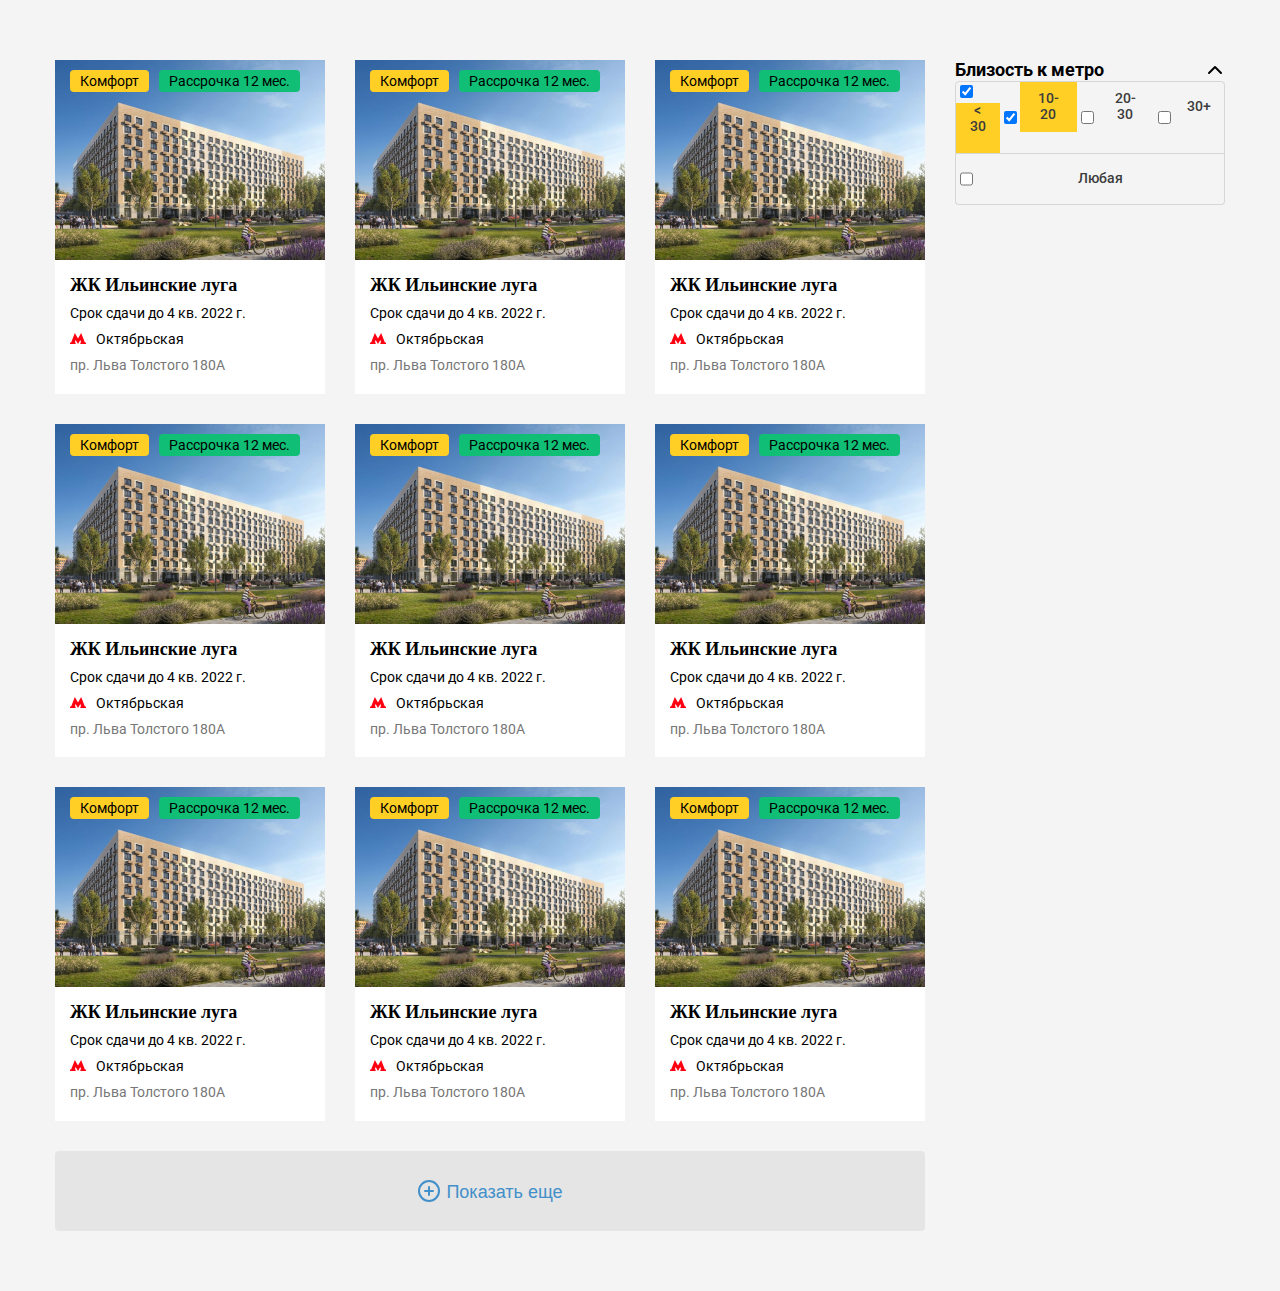
<file: index.html>
<!DOCTYPE html>
<html lang="en">
<head>
    <meta charset="UTF-8">
    <meta http-equiv="X-UA-Compatible" content="IE=edge">
    <meta name="viewport" content="width=device-width, initial-scale=1.0">
    <link href="https://fonts.googleapis.com/css2?family=Open+Sans:wght@700&family=Roboto:wght@400;500;700&display=swap" rel="stylesheet">
    <link rel="stylesheet" href="css/main.css">
    <title>Realty</title>
</head>
<body>
    <div class="container">
        <div class="row">
            <main class="main cards-holder">
                <!-- card -->
                <a class="card-link" href="#">
                    <div class="card">
                        <!-- absolute -->
                        <div class="card__badges">
                            <div class="card__badge card__badge--class">Комфорт</div>
                            <div class="card__badge card__badge--credit">Рассрочка 12 мес.</div>
                        </div>
    
                        <!-- absolute -->
                        <div class="card__img">
                            <img src="./img/item.jpg" alt="ЖК Ильинские луга">
                        </div>
                        <div class="card__content">
                            <h3 class="card__title">
                                ЖК Ильинские луга
                            </h3>
                            <div class="card__term">Срок сдачи до 4 кв. 2022 г.</div>
                            <div class="card__metro">Октябрьская</div>
                            <div class="card__addres">
                                пр. Льва Толстого 180А
                            </div>
                        </div>
                    </div>
                </a>
                 <!--// card -->
                 <!-- card -->
                <a class="card-link" href="#">
                    <div class="card">
                        <!-- absolute -->
                        <div class="card__badges">
                            <div class="card__badge card__badge--class">Комфорт</div>
                            <div class="card__badge card__badge--credit">Рассрочка 12 мес.</div>
                        </div>
    
                        <!-- absolute -->
                        <div class="card__img">
                            <img src="./img/item.jpg" alt="ЖК Ильинские луга">
                        </div>
                        <div class="card__content">
                            <h3 class="card__title">
                                ЖК Ильинские луга
                            </h3>
                            <div class="card__term">Срок сдачи до 4 кв. 2022 г.</div>
                            <div class="card__metro">Октябрьская</div>
                            <div class="card__addres">
                                пр. Льва Толстого 180А
                            </div>
                        </div>
                    </div>
                </a>
                 <!--// card -->
                 <!-- card -->
                <a class="card-link" href="#">
                    <div class="card">
                        <!-- absolute -->
                        <div class="card__badges">
                            <div class="card__badge card__badge--class">Комфорт</div>
                            <div class="card__badge card__badge--credit">Рассрочка 12 мес.</div>
                        </div>
    
                        <!-- absolute -->
                        <div class="card__img">
                            <img src="./img/item.jpg" alt="ЖК Ильинские луга">
                        </div>
                        <div class="card__content">
                            <h3 class="card__title">
                                ЖК Ильинские луга
                            </h3>
                            <div class="card__term">Срок сдачи до 4 кв. 2022 г.</div>
                            <div class="card__metro">Октябрьская</div>
                            <div class="card__addres">
                                пр. Льва Толстого 180А
                            </div>
                        </div>
                    </div>
                </a>
                 <!--// card -->
                 <!-- card -->
                <a class="card-link" href="#">
                    <div class="card">
                        <!-- absolute -->
                        <div class="card__badges">
                            <div class="card__badge card__badge--class">Комфорт</div>
                            <div class="card__badge card__badge--credit">Рассрочка 12 мес.</div>
                        </div>
    
                        <!-- absolute -->
                        <div class="card__img">
                            <img src="./img/item.jpg" alt="ЖК Ильинские луга">
                        </div>
                        <div class="card__content">
                            <h3 class="card__title">
                                ЖК Ильинские луга
                            </h3>
                            <div class="card__term">Срок сдачи до 4 кв. 2022 г.</div>
                            <div class="card__metro">Октябрьская</div>
                            <div class="card__addres">
                                пр. Льва Толстого 180А
                            </div>
                        </div>
                    </div>
                </a>
                 <!--// card -->
                 <!-- card -->
                <a class="card-link" href="#">
                    <div class="card">
                        <!-- absolute -->
                        <div class="card__badges">
                            <div class="card__badge card__badge--class">Комфорт</div>
                            <div class="card__badge card__badge--credit">Рассрочка 12 мес.</div>
                        </div>
    
                        <!-- absolute -->
                        <div class="card__img">
                            <img src="./img/item.jpg" alt="ЖК Ильинские луга">
                        </div>
                        <div class="card__content">
                            <h3 class="card__title">
                                ЖК Ильинские луга
                            </h3>
                            <div class="card__term">Срок сдачи до 4 кв. 2022 г.</div>
                            <div class="card__metro">Октябрьская</div>
                            <div class="card__addres">
                                пр. Льва Толстого 180А
                            </div>
                        </div>
                    </div>
                </a>
                 <!--// card -->
                 <!-- card -->
                <a class="card-link" href="#">
                    <div class="card">
                        <!-- absolute -->
                        <div class="card__badges">
                            <div class="card__badge card__badge--class">Комфорт</div>
                            <div class="card__badge card__badge--credit">Рассрочка 12 мес.</div>
                        </div>
    
                        <!-- absolute -->
                        <div class="card__img">
                            <img src="./img/item.jpg" alt="ЖК Ильинские луга">
                        </div>
                        <div class="card__content">
                            <h3 class="card__title">
                                ЖК Ильинские луга
                            </h3>
                            <div class="card__term">Срок сдачи до 4 кв. 2022 г.</div>
                            <div class="card__metro">Октябрьская</div>
                            <div class="card__addres">
                                пр. Льва Толстого 180А
                            </div>
                        </div>
                    </div>
                </a>
                 <!--// card -->
                   <!-- card -->
                <a class="card-link" href="#">
                    <div class="card">
                        <!-- absolute -->
                        <div class="card__badges">
                            <div class="card__badge card__badge--class">Комфорт</div>
                            <div class="card__badge card__badge--credit">Рассрочка 12 мес.</div>
                        </div>
    
                        <!-- absolute -->
                        <div class="card__img">
                            <img src="./img/item.jpg" alt="ЖК Ильинские луга">
                        </div>
                        <div class="card__content">
                            <h3 class="card__title">
                                ЖК Ильинские луга
                            </h3>
                            <div class="card__term">Срок сдачи до 4 кв. 2022 г.</div>
                            <div class="card__metro">Октябрьская</div>
                            <div class="card__addres">
                                пр. Льва Толстого 180А
                            </div>
                        </div>
                    </div>
                </a>
                 <!--// card -->
                   <!-- card -->
                <a class="card-link" href="#">
                    <div class="card">
                        <!-- absolute -->
                        <div class="card__badges">
                            <div class="card__badge card__badge--class">Комфорт</div>
                            <div class="card__badge card__badge--credit">Рассрочка 12 мес.</div>
                        </div>
    
                        <!-- absolute -->
                        <div class="card__img">
                            <img src="./img/item.jpg" alt="ЖК Ильинские луга">
                        </div>
                        <div class="card__content">
                            <h3 class="card__title">
                                ЖК Ильинские луга
                            </h3>
                            <div class="card__term">Срок сдачи до 4 кв. 2022 г.</div>
                            <div class="card__metro">Октябрьская</div>
                            <div class="card__addres">
                                пр. Льва Толстого 180А
                            </div>
                        </div>
                    </div>
                </a>
                 <!--// card -->
                   <!-- card -->
                <a class="card-link" href="#">
                    <div class="card">
                        <!-- absolute -->
                        <div class="card__badges">
                            <div class="card__badge card__badge--class">Комфорт</div>
                            <div class="card__badge card__badge--credit">Рассрочка 12 мес.</div>
                        </div>
    
                        <!-- absolute -->
                        <div class="card__img">
                            <img src="./img/item.jpg" alt="ЖК Ильинские луга">
                        </div>
                        <div class="card__content">
                            <h3 class="card__title">
                                ЖК Ильинские луга
                            </h3>
                            <div class="card__term">Срок сдачи до 4 кв. 2022 г.</div>
                            <div class="card__metro">Октябрьская</div>
                            <div class="card__addres">
                                пр. Льва Толстого 180А
                            </div>
                        </div>
                    </div>
                </a>
                 <!--// card -->

                 <button class="more">
                    <img src="./img/add.svg" alt="Показать еще">
                    Показать еще
                 </button>
                 

              


            </main>
            <aside class="sidebar">
                <div class="widget">
                    <div class="widget__title">Близость к метро</в>
                    <div class="widget__body">
                        <div class="location">
                            <div class="location__row">
                           
                            
                           <label for="location-01">

                            <input type="checkbox" id="location-01" checked>
                            <div class="location__btn location__btn--active">&lt; 30</div>

                           </label>
                          
                            

                                <input type="checkbox" id="location-02" checked>
                                <button class="location__btn location__btn--active">10-20</button>
                                <input type="checkbox" id="location-03">
                                <button class="location__btn">20-30</button>
                                <input type="checkbox" id="location-04">
                                <button class="location__btn">30+</button>   
                            </div>
                            <div class="location__row">
                                <input type="checkbox" id="location-05">
                                <button class="location__btn">Любая</button>   
                            </div>
                        </div>
                      
                    </div>
                </div>
            </aside>
        </div>
    </div>
    
</body>
</html>
</file>
<file: css/main.css>
.card {
  background-color: white;
  width: 270px;
  position: relative;
}

.card-link {
  display: inline-block;
  text-decoration: none;
  transition: all 0.2s linear;
}
.card-link:hover {
  opacity: 0.8;
  transform: translateY(-5px);
}

.card__badges {
  display: flex;
  column-gap: 10px;
  position: absolute;
  top: 10px;
  left: 15px;
  right: 15px;
}

.card__badge {
  display: inline-block;
  border-radius: 4px;
  height: 22px;
  padding: 0 10px;
  font-size: 1.4rem;
  line-height: 22px;
  color: black;
}

.card__badge--class {
  background-color: #FFCF26;
}

.card__badge--credit {
  background-color: #11BE75;
}

.card__content {
  padding: 15px 15px 20px;
}

.card__title {
  margin: 0;
  margin-bottom: 10px;
  font-family: Roboto sans-serif;
  font-weight: bold;
  font-size: 1.8rem;
  line-height: 1.16;
  color: black;
}

.card__term {
  font-size: 1.4rem;
  line-height: 1.14;
  color: black;
  margin-bottom: 10px;
}

.card__metro {
  font-size: 1.4rem;
  line-height: 1.14;
  color: black;
  margin-bottom: 10px;
}
.card__metro::before {
  content: "";
  margin-right: 10px;
  display: inline-block;
  vertical-align: baseline;
  width: 16px;
  height: 11px;
  background-image: url("./../img/metro.svg");
  background-repeat: no-repeat;
  background-size: initial;
}

.card__addres {
  font-size: 1.4rem;
  line-height: 1.14;
  color: #777777;
}

.cards-holder {
  display: flex;
  justify-content: space-between;
  flex-wrap: wrap;
}
.cards-holder .card {
  margin-bottom: 30px;
}

.widget__title {
  font-size: 1.8rem;
  font-weight: bold;
  line-height: 1.16;
  color: black;
  margin-bottom: 20px;
  position: relative;
}
.widget__title:after {
  content: "";
  width: 20px;
  height: 20px;
  background: url("./../img/arrow.svg") no-repeat center;
  background-size: initial;
  position: absolute;
  right: 0;
  top: 0;
}

.location__row {
  display: flex;
}
.location__row:first-child {
  border-radius: 4px 4px 0 0;
  overflow: hidden;
  border: 1px solid #D6D6D6;
}
.location__row:last-child {
  border-radius: 0 0 4px 4px;
  overflow: hidden;
  border: 1px solid #D6D6D6;
  border-top: none;
}

.location__btn {
  flex-grow: 1;
  font-family: inherit;
  background-color: transparent;
  border: none;
  text-align: center;
  font-style: normal;
  font-weight: 500;
  font-size: 14px;
  line-height: 1.14;
  color: #3c3c3c;
  padding: 0 0.93em;
  height: 3.57em;
  cursor: pointer;
  transition: all 0.2s linear;
}
.location__btn:hover {
  background-color: rgba(255, 208, 38, 0.5254901961);
}

.location__btn--active {
  background-color: #FFCF26;
}

*,
*::after,
*::before {
  box-sizing: border-box;
}

html {
  font-size: 10px;
}

body {
  background-color: #F4F4F4;
  font-family: "Roboto", sans-serif;
  margin: 0;
}

img {
  display: block;
}

.container {
  max-width: 1170px;
  margin: 0 auto;
  padding-top: 60px;
  padding-bottom: 60px;
}

.row {
  display: flex;
  justify-content: space-between;
}

.main {
  width: 870px;
}

.sidebar {
  width: 270px;
}

.more {
  width: 100%;
  height: 80px;
  background: #E5E5E5;
  border-radius: 4px;
  cursor: pointer;
  text-align: center;
  font-size: 18px;
  line-height: 1.16;
  color: #4290c9;
  border: none;
}
.more img {
  display: inline-block;
  vertical-align: bottom;
}/*# sourceMappingURL=main.css.map */
</file>
